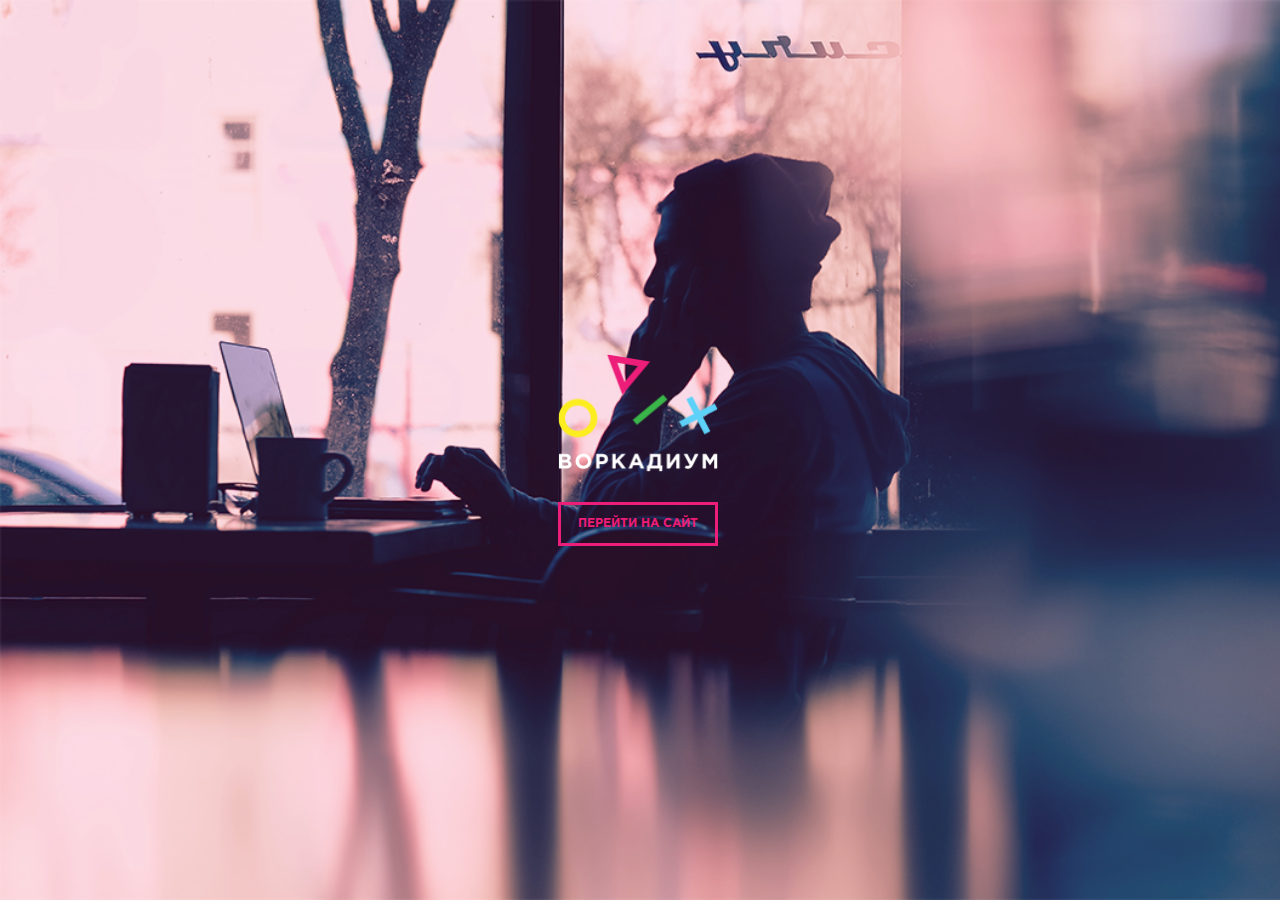
<file: index.html>
<!DOCTYPE html>
<html lang="ru">

<head>
    <meta charset="UTF-8">
    <meta name="viewport" content="width=device-width, initial-scale=1.0">
    <meta http-equiv="X-UA-Compatible" content="ie=edge">
    <title>Приветствие</title>
    <link rel="stylesheet" href="./css/normalize.css">
    <link rel="stylesheet" href="./css/fonts.css">
    <link rel="stylesheet" href="./css/intro.css">

</head>

<body>

    <div class="container">
        <div class="logo-block">
            <img src="./img/logo.png" alt="" class="logo-block__img">
            <a href="./main.html" class="logo-block__link">ПЕРЕЙТИ НА САЙТ</a>
        </div>

    </div>

</body>

</html>
</file>
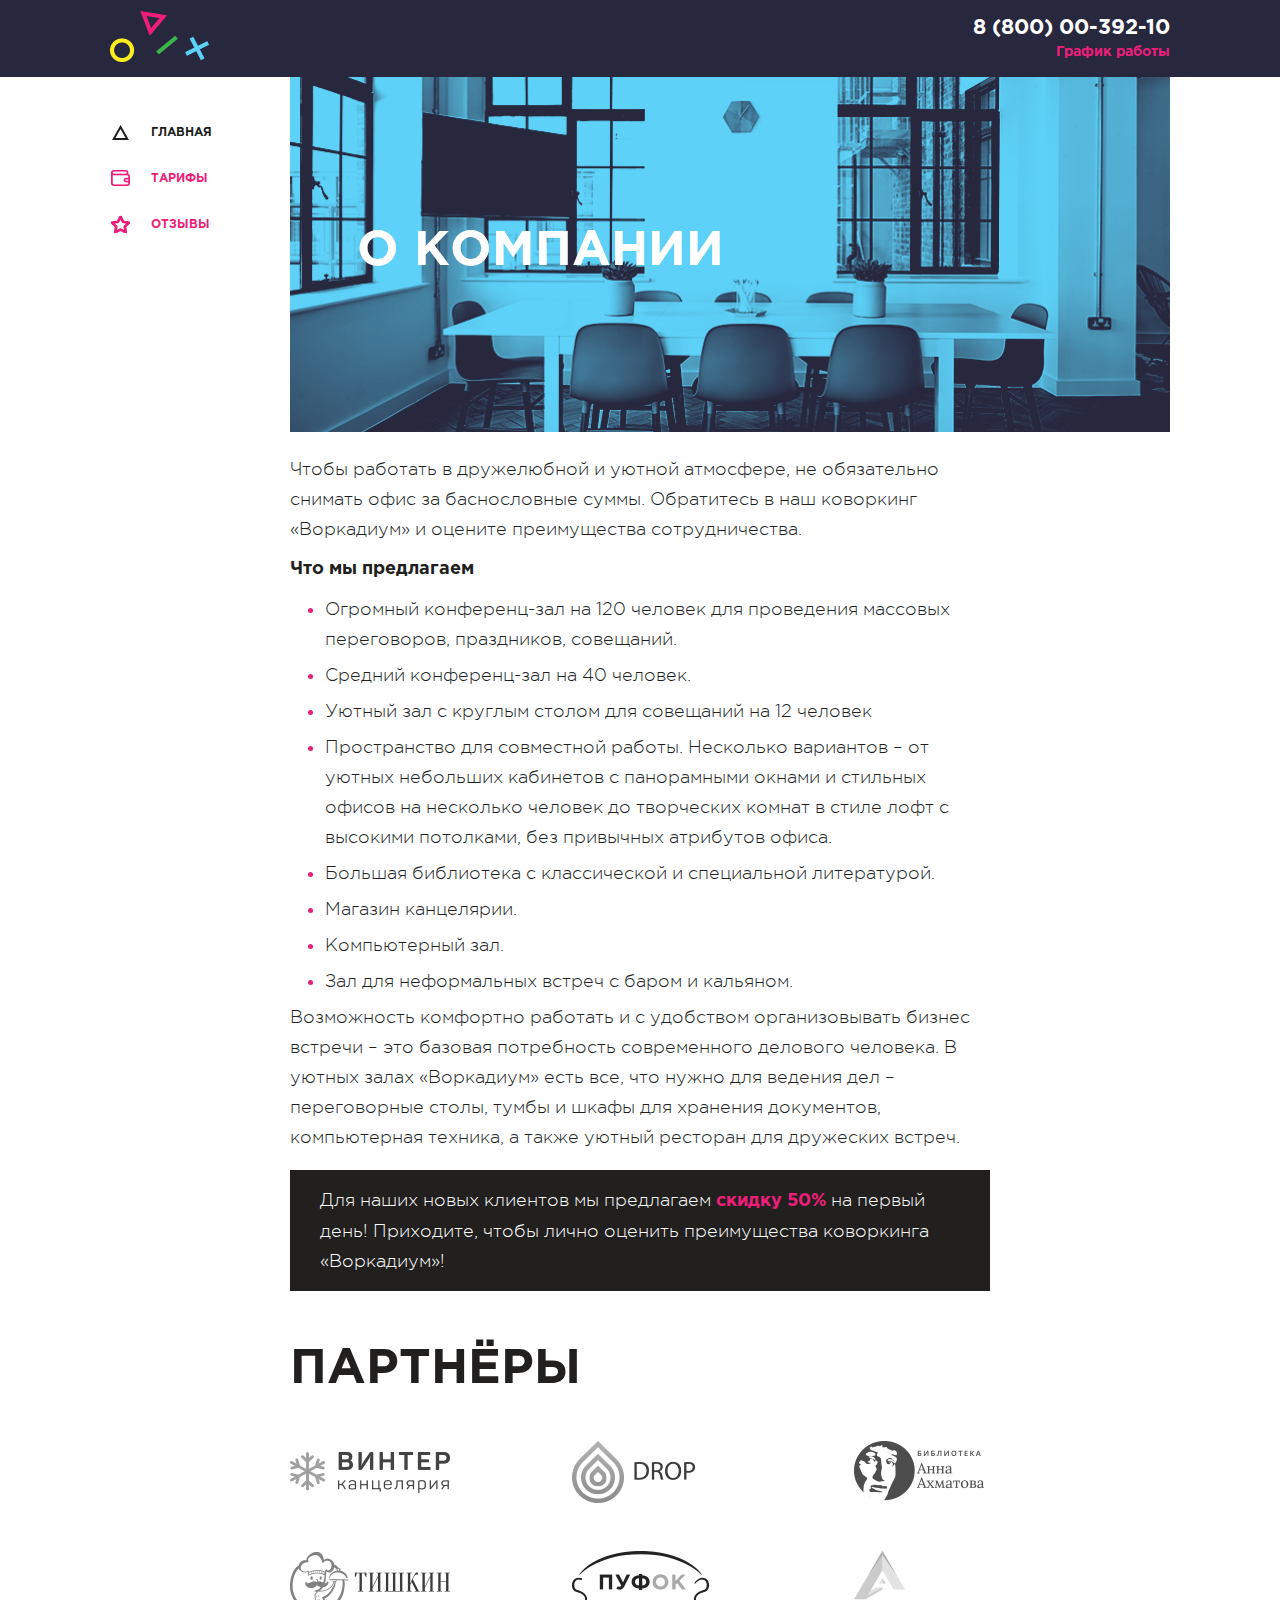
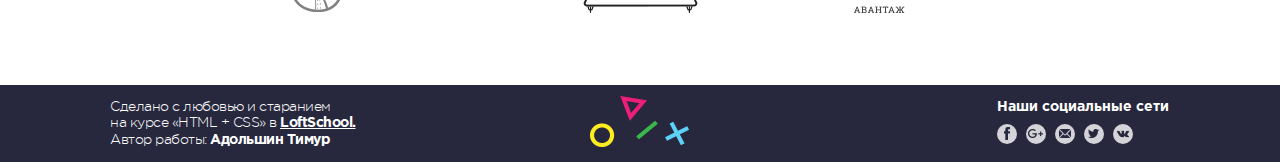
<file: main.html>
<!DOCTYPE html>
<html lang="ru">

<head>
    <meta charset="UTF-8">
    <meta name="viewport" content="width=device-width, initial-scale=1.0">
    <meta http-equiv="X-UA-Compatible" content="ie=edge">
    <title>Главная</title>
    <link rel="stylesheet" href="./css/normalize.css">
    <link rel="stylesheet" href="./css/fonts.css">
    <link rel="stylesheet" href="./css/main.css">
</head>

<body>
    <div class="wrapper">
        <header class="header">
            <div class="container container__header">
                <div class="header__col">
                    <a href="./index.html" class="logo"><img src="./img/logo/logo-fig.png" alt="" class="logo__img"></a>
                </div>
                <div class="header__col header__col_right">
                    <div class="contacts">
                        <a href="tel:+78000039210" class="contacts__phone">8 (800) 00-392-10</a>
                        <div class="contacts__schedule">
                            <div class="contacts__schedule-text">График работы</div>
                            <div class="contacts__schedule-popup">пн-вс: 09:00-20:00<br><span>Обед: 14:00-14:30</span></div>
                        </div>
                    </div>
                </div>
            </div>
        </header>
        <div class="container clearfix">
            <aside class="sidebar">
                <nav class="nav">
                    <ul class="nav__list">
                        <li class="nav__item">
                            <a href="#" class="nav__link nav__link_active">
                                <i class="nav__sprite nav__sprite-main_h"></i>
                                <div class="navigation__title">Главная</div>
                            </a>
                        </li>
                        <li class="nav__item">
                            <a href="./rates.html" class="nav__link">
                                <i class="nav__sprite nav__sprite-wallet"></i>
                                <div class="navigation__title">Тарифы</div>
                            </a>
                        </li>
                        <li class="nav__item">
                            <a href="./feed.html" class="nav__link">
                                <i class="nav__sprite nav__sprite-feed"></i>
                                <div class="navigation__title">Отзывы</div>
                            </a>
                        </li>
                    </ul>
                </nav>
            </aside>
            <main class="main">
                <div class="about">
                    <div class="title title_main">О КОМПАНИИ</div>
                </div>
                <div class="main__container">
                    <div class="history">
                        <p>Чтобы работать в дружелюбной и уютной атмосфере, не обязательно снимать офис за баснословные суммы.
                            Обратитесь в наш коворкинг «Воркадиум» и оцените преимущества сотрудничества.</p>
                        <h4>Что мы предлагаем</h4>
                        <ul>
                            <li><span>Огромный конференц-зал на 120 человек для проведения массовых переговоров, праздников, совещаний.</span></li>
                            <li><span>Средний конференц-зал на 40 человек.</span></li>
                            <li><span>Уютный зал с круглым столом для совещаний на 12 человек</span></li>
                            <li><span>Пространство для совместной работы. Несколько вариантов – от уютных небольших кабинетов с панорамными
                                        окнами и стильных офисов на несколько человек до творческих комнат в стиле лофт с высокими потолками,
                                        без привычных атрибутов офиса.</span></li>
                            <li><span>Большая библиотека с классической и специальной литературой.</span></li>
                            <li><span>Магазин канцелярии.</span></li>
                            <li><span>Компьютерный зал.</span></li>
                            <li><span>Зал для неформальных встреч с баром и кальяном.</span></li>
                        </ul>
                        <p>Возможность комфортно работать и с удобством организовывать бизнес встречи – это базовая потребность
                            современного делового человека. В уютных залах «Воркадиум» есть все, что нужно для ведения дел
                            – переговорные столы, тумбы и шкафы для хранения документов, компьютерная техника, а также уютный
                            ресторан для дружеских встреч.</p>

                    </div>
                    <div class="discount">Для наших новых клиентов мы предлагаем <span>скидку 50%</span> на первый<br> день! Приходите, чтобы лично
                        оценить преимущества коворкинга «Воркадиум»!</div>
                </div>
                <div class="partners">
                    <h1 class="partners__title">ПАРТНЁРЫ</h1>
                    <ul class="partners__list">
                        <li class="partners__item"><a href="" class="partners__link" target="_blank"><img src="./img/partners/vinter.png" alt="" class="partners__logo"></a></li>
                        <li class="partners__item"><a href="" class="partners__link" target="_blank"><img src="./img/partners/drop.png" alt="" class="partners__logo"></a></li>
                        <li class="partners__item"><a href="" class="partners__link" target="_blank"><img src="./img/partners/library.png" alt="" class="partners__logo"></a></li>
                        <li class="partners__item"><a href="" class="partners__link" target="_blank"><img src="./img/partners/tishkin.png" alt="" class="partners__logo"></a></li>
                        <li class="partners__item"><a href="" class="partners__link" target="_blank"><img src="./img/partners/pufok.png" alt="" class="partners__logo"></a></li>
                        <li class="partners__item"><a href="" class="partners__link" target="_blank"><img src="./img/partners/avantage.png" alt="" class="partners__logo"></a></li>
                    </ul>

                </div>

            </main>


        </div>
    </div>
    <footer class="footer">
        <div class="container container__footer">
            <div class="footer__col footer__col_left">
                <div class="footer__text">Сделано с любовью и старанием<br> на курсе «HTML + CSS» в <a href="http://loftschool.com" target="_blank">LoftSchool.</a><br>Автор работы: <span>Адольшин Тимур</span></div>
            </div>
            <div class="footer__col">
                <a href="./index.html" class="logo"><img src="./img/logo/logo-fig.png" alt="" class="logo__img"></a>
            </div>
            <div class="footer__col footer__col_right">
                <div class="socials">
                    <div class="socials__title">Наши социальные сети</div>
                    <ul class="socials__list">
                        <li class="socials__item">
                            <a class="socials__link" href="#">facebook
                                <div class="socials__elipse"><i class="socials__sprite socials__sprite-fb"></i></div>
                            </a>
                        </li>
                        <li class="socials__item">
                            <a class="socials__link" href="#">google
                                <div class="socials__elipse"><i class="socials__sprite socials__sprite-google"></i></div>
                            </a>
                        </li>
                        <li class="socials__item">
                            <a class="socials__link" href="#">mail
                                <div class="socials__elipse"><i class="socials__sprite socials__sprite-mail"></i></div>
                            </a>
                        </li>
                        <li class="socials__item">
                            <a class="socials__link" href="#">twitter
                                <div class="socials__elipse"><i class="socials__sprite socials__sprite-twitter"></i></div>
                            </a>
                        </li>
                        <li class="socials__item">
                            <a class="socials__link" href="#">В контакте
                                <div class="socials__elipse"><i class="socials__sprite socials__sprite-vk"></i></div>
                            </a>
                        </li>
                    </ul>
                </div>
            </div>
        </div>
    </footer>
</body>

</html>
</file>
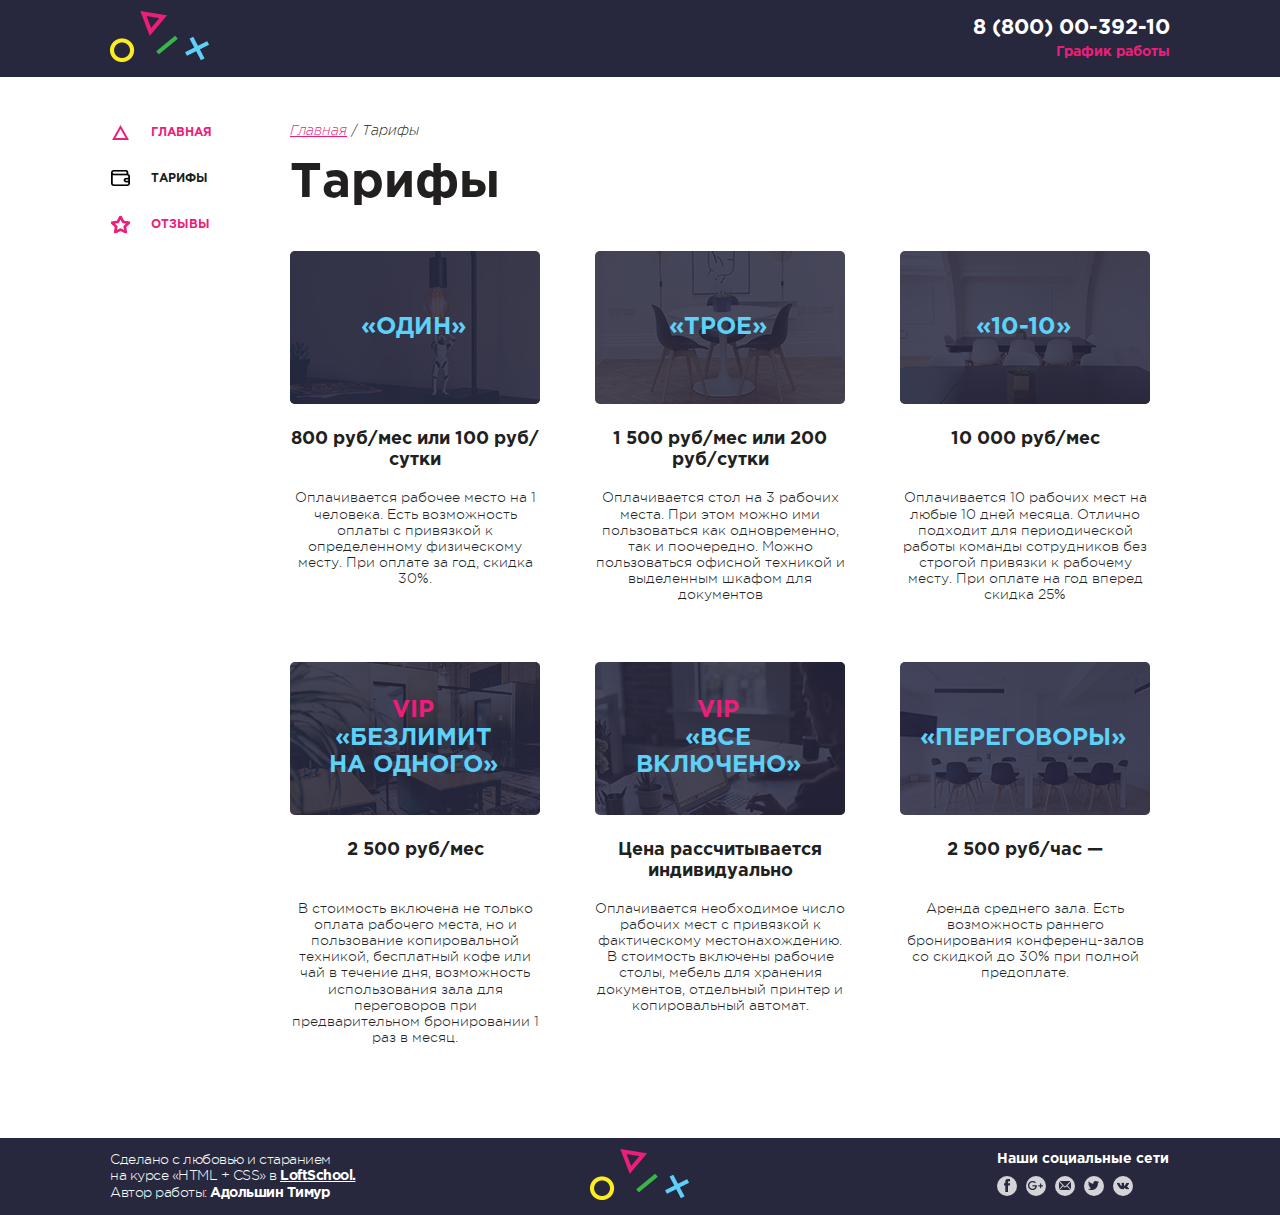
<file: rates.html>
<!DOCTYPE html>
<html lang="ru">

<head>
    <meta charset="UTF-8">
    <meta name="viewport" content="width=device-width, initial-scale=1.0">
    <meta http-equiv="X-UA-Compatible" content="ie=edge">
    <title>Тарифы</title>
    <link rel="stylesheet" href="./css/normalize.css">
    <link rel="stylesheet" href="./css/fonts.css">
    <link rel="stylesheet" href="./css/rates.css">
</head>

<body>
    <div class="wrapper">
        <header class="header">
            <div class="container container__header">
                <div class="header__col">
                    <a href="./index.html" class="logo"><img src="./img/logo/logo-fig.png" alt="" class="logo__img"></a>
                </div>
                <div class="header__col header__col_right">
                    <div class="contacts">
                        <a href="tel:+78000039210" class="contacts__phone">8 (800) 00-392-10</a>
                        <div class="contacts__schedule">
                            <div class="contacts__schedule-text">График работы</div>
                            <div class="contacts__schedule-popup">пн-вс: 09:00-20:00<br><span>Обед: 14:00-14:30</span></div>
                        </div>
                    </div>
                </div>
            </div>
        </header>   
            <div class="container clearfix">
                <aside class="sidebar">
                    <nav class="nav">
                        <ul class="nav__list">
                            <li class="nav__item">
                                <a href="./main.html" class="nav__link">
                                    <i class="nav__sprite nav__sprite-main"></i>
                                    <div class="navigation__title">Главная</div>
                                </a>
                            </li>
                            <li class="nav__item">
                                <a href="#" class="nav__link nav__link_active">
                                    <i class="nav__sprite nav__sprite-wallet_h"></i>
                                    <div class="navigation__title">Тарифы</div>
                                </a>
                            </li>
                            <li class="nav__item">
                                <a href="./feed.html" class="nav__link">
                                    <i class="nav__sprite nav__sprite-feed"></i>
                                    <div class="navigation__title">Отзывы</div>
                                </a>
                            </li>
                        </ul>
                    </nav>
                </aside>
                <main class="main">
                    <ul class="breadcrumbs">
                        <li class="breadcrumbs__item">
                            <a href="./main.html" class="breadcrumbs__link">Главная</a>
                        </li>
                        <li class="breadcrumbs__item">
                            <a href="#" class="breadcrumbs__link breadcrumbs__link_active">Тарифы</a>
                        </li>
                    </ul>
                    <h1 class="title title_rates">Тарифы</h1>
                    <ul class="rates">
                        <li class="rates__item">
                            <div class="rates__img" style="background-image: url(./img/rates/один.png)">
                                <img src="./img/rates/один.png" alt="" class="rates__img-pic">
                                <div class="rates__overlay"></div>
                                <div class="rates__item-title">«Один»</div>
                            </div>
                            <div class="rates__item-price">800 руб/мес или 100 руб/сутки</div>
                            <div class="rates__item-description">Оплачивается рабочее место на 1 человека. Есть возможность оплаты с привязкой к определенному
                                физическому месту. При оплате за год, скидка 30%.</div>
                        </li>
                        <li class="rates__item">
                            <div class="rates__img" style="background-image: url(./img/rates/трое.png)">
                                <img src="./img/rates/трое.png" alt="" class="rates__img-pic">
                                <div class="rates__overlay"></div>
                                <div class="rates__item-title">«Трое»</div>
                            </div>
                            <div class="rates__item-price">1 500 руб/мес или 200 руб/сутки</div>
                            <div class="rates__item-description">Оплачивается стол на 3 рабочих места. При этом можно ими пользоваться как одновременно, так и
                                поочередно. Можно пользоваться офисной техникой и выделенным шкафом для документов</div>
                        </li>
                        <li class="rates__item">
                            <div class="rates__img" style="background-image: url(./img/rates/10-10.png)">
                                <img src="./img/rates/10-10.png" alt="" class="rates__img-pic">
                                <div class="rates__overlay"></div>
                                <div class="rates__item-title">«10-10»</div>
                            </div>
                            <div class="rates__item-price">10 000 руб/мес</div>
                            <div class="rates__item-description"> Оплачивается 10 рабочих мест на любые 10 дней месяца. Отлично подходит для периодической работы
                                команды сотрудников без строгой привязки к рабочему месту. При оплате на год вперед скидка
                                25%
                            </div>
                        </li>
                        <li class="rates__item">
                            <div class="rates__img" style="background-image: url(./img/rates/безлимит.png)">
                                <img src="./img/rates/безлимит.png" alt="" class="rates__img-pic">
                                <div class="rates__overlay"></div>
                                <div class="rates__item-title"><span>VIP</span><br>«Безлимит<br>на одного»</div>
                            </div>
                            <div class="rates__item-price">2 500 руб/мес</div>
                            <div class="rates__item-description">В стоимость включена не только оплата рабочего места, но и пользование копировальной техникой,
                                бесплатный кофе или чай в течение дня, возможность использования зала для переговоров при
                                предварительном бронировании 1 раз в месяц.</div>
                        </li>
                        <li class="rates__item">
                            <div class="rates__img" style="background-image: url(./img/rates/все.png)">
                                <img src="./img/rates/все.png" alt="" class="rates__img-pic">
                                <div class="rates__overlay"></div>
                                <div class="rates__item-title"><span>VIP</span><br>«Все<br>включено»</div>
                            </div>
                            <div class="rates__item-price">Цена рассчитывается индивидуально</div>
                            <div class="rates__item-description">Оплачивается необходимое число рабочих мест с привязкой к фактическому местонахождению. В стоимость
                                включены рабочие столы, мебель для хранения документов, отдельный принтер и копировальный
                                автомат.
                            </div>
                        </li>
                        <li class="rates__item">
                            <div class="rates__img" style="background-image: url(./img/rates/переговоры.png)">
                                <img src="./img/rates/переговоры.png" alt="" class="rates__img-pic">
                                <div class="rates__overlay"></div>
                                <div class="rates__item-title">«Переговоры»</div>
                            </div>
                            <div class="rates__item-price">2 500 руб/час — </div>
                            <div class="rates__item-description">Аренда среднего зала. Есть возможность раннего бронирования конференц-залов со скидкой до 30%
                                при полной предоплате.</div>
                        </li>
                    </ul>
                </main>
            </div>
    </div>
    <footer class="footer">
        <div class="container container__footer">
            <div class="footer__col footer__col_left">
                <div class="footer__text">Сделано с любовью и старанием<br> на курсе «HTML + CSS» в <a href="http://loftschool.com" target="_blank">LoftSchool.</a><br> Автор работы: <span>Адольшин Тимур</span></div>
            </div>
            <div class="footer__col">
                <a href="./index.html" class="logo"><img src="./img/logo/logo-fig.png" alt="" class="logo__img"></a>
            </div>
            <div class="footer__col footer__col_right">
                <div class="socials">
                    <div class="socials__title">Наши социальные сети</div>
                    <ul class="socials__list">
                        <li class="socials__item">
                            <a class="socials__link" href="#">facebook
                                <div class="socials__elipse"><i class="socials__sprite socials__sprite-fb"></i></div>
                            </a>
                        </li>
                        <li class="socials__item">
                            <a class="socials__link" href="#">google
                                <div class="socials__elipse"><i class="socials__sprite socials__sprite-google"></i></div>
                            </a>
                        </li>
                        <li class="socials__item">
                            <a class="socials__link" href="#">mail
                                <div class="socials__elipse"><i class="socials__sprite socials__sprite-mail"></i></div>
                            </a>
                        </li>
                        <li class="socials__item">
                            <a class="socials__link" href="#">twitter
                                <div class="socials__elipse"><i class="socials__sprite socials__sprite-twitter"></i></div>
                            </a>
                        </li>
                        <li class="socials__item">
                            <a class="socials__link" href="#">В контакте
                                <div class="socials__elipse"><i class="socials__sprite socials__sprite-vk"></i></div>
                            </a>
                        </li>
                    </ul>
                </div>
            </div>
        </div>
    </footer>
</body>

</html>
</file>
<file: css/fonts.css>
@font-face {
    font-family: 'gothampro';
    src: url('../fonts/GothamProBold.woff') format('woff');         
    font-weight: 700;
    font-style: normal;

}




@font-face {
    font-family: 'gothampro';
    src: url('../fonts/GothamProLight.woff') format('woff');      
    font-weight: 300;
    font-style: normal;
    

}




@font-face {
    font-family: 'gothampro';
    src: url('../fonts/GothamProLightItalic.woff') format('woff');         
    font-weight: 300;
    font-style: italic;
    

}
</file>
<file: css/intro.css>
html, body {
    width: 100%;
    height: 100%;
}
* {
    box-sizing: border-box;
}
.container {
    background-image: url(../img/intro.png);
    background-size: cover;
    height: 100%;  
    font-family: 'gothampro';
    text-align: center;
    min-height: min-content;
   
}
.container:after {
    content: '';
    display: inline-block;
    vertical-align: middle;
    height: 100%;
   
}
.logo-block {
    display: inline-block;   
    width: 160px;
    overflow: hidden;
    vertical-align: middle;
    font-size: 0;
    
}

.logo-block__link {
    display: block;
    padding: 12px;
    font-size: 12px;    
    text-align: center;
    border: 3px solid #ec1e79;
    width: 100%;
    text-overflow: ellipsis;
    font-weight: 700;
    text-decoration: none;
    color: #ec1e79;
    text-transform: uppercase;
    transition: all 0.5s;
    white-space: nowrap;
}

.logo-block__link:hover  {
    color: white;
    background-color: #ec1e79;
}
.logo-block__img {
    width: 100%;
    margin-bottom: 30px;
    
}
</file>
<file: css/main.css>
@import url('./layout/layout.css');
@import url('./sections/header.css');
@import url('./sections/sidebar.css');
@import url('./sections/footer.css');
@import url('./sections/main-main.css');
</file>
<file: css/rates.css>
@import url('./layout/layout.css');
@import url('./sections/header.css');
@import url('./sections/main-rates.css');
@import url('./sections/sidebar.css');
@import url('./sections/footer.css');
</file>
